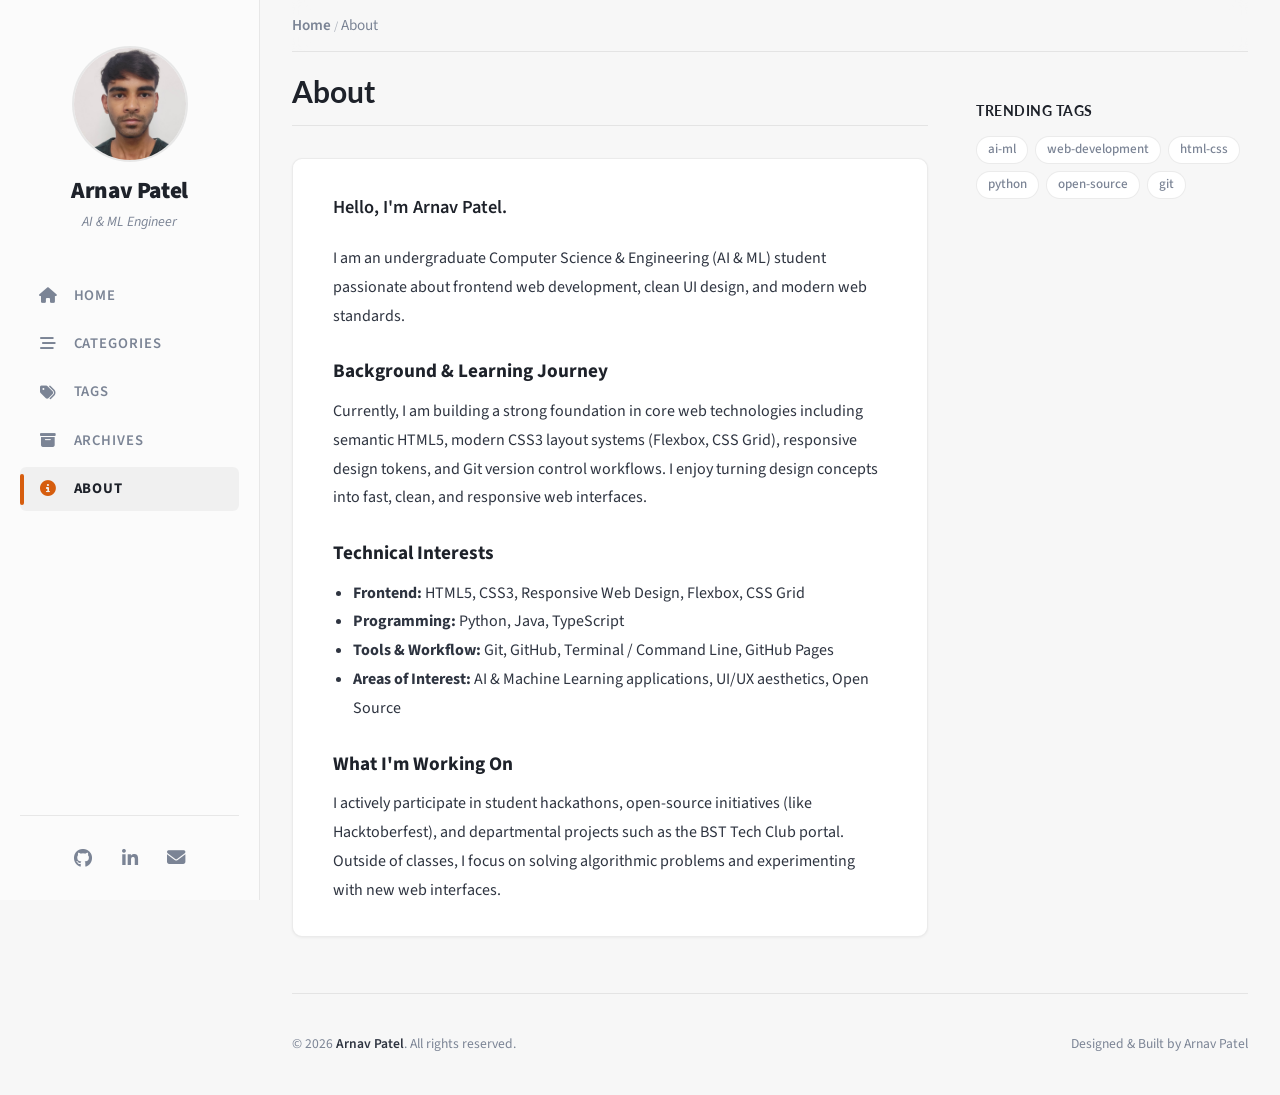
<file: about/index.html>
<!DOCTYPE html>
<html lang="en">
<head>
  <meta charset="UTF-8">
  <meta name="viewport" content="width=device-width, initial-scale=1.0, shrink-to-fit=no, viewport-fit=cover">
  <title>About | Arnav Patel</title>
  <meta name="description" content="About Arnav Patel, Computer Science student passionate about frontend web development and AI & ML.">
  <meta name="theme-color" content="#f7f7f7">

  <link rel="icon" type="image/png" href="../assets/img/avatar.png">
  <link rel="apple-touch-icon" href="../assets/img/avatar.png">

  <link rel="preconnect" href="https://fonts.googleapis.com">
  <link rel="preconnect" href="https://fonts.gstatic.com" crossorigin>
  <link rel="stylesheet" href="https://fonts.googleapis.com/css2?family=Lato:ital,wght@0,300;0,400;0,700;1,400&family=Source+Sans+Pro:wght@400;600;700;900&family=Space+Mono:wght@400;700&display=swap">
  <link rel="stylesheet" href="https://cdn.jsdelivr.net/npm/@fortawesome/fontawesome-free@6.7.2/css/all.min.css">

  <link rel="stylesheet" href="../assets/css/style.css">
</head>
<body>
  <input type="checkbox" id="sidebar-toggle" class="sidebar-toggle" aria-hidden="true">
  
  <aside id="sidebar" class="sidebar" aria-label="Sidebar">
    <div class="sidebar-inner">
      
      <header class="profile-wrapper">
        <a href="../" id="avatar" class="rounded-circle" aria-label="Home">
          <img src="../assets/img/avatar.png" width="112" height="112" alt="Arnav Patel portrait avatar">
        </a>
        <a class="site-title" href="../">Arnav Patel</a>
        <p class="site-subtitle">AI &amp; ML Engineer</p>
      </header>

      <nav class="sidebar-nav" aria-label="Sidebar Navigation">
        <ul class="nav-list">
          <li class="nav-item">
            <a href="../" class="nav-link">
              <i class="fa-fw fas fa-home"></i>
              <span>HOME</span>
            </a>
          </li>
          <li class="nav-item">
            <a href="../categories/" class="nav-link">
              <i class="fa-fw fas fa-stream"></i>
              <span>CATEGORIES</span>
            </a>
          </li>
          <li class="nav-item">
            <a href="../tags/" class="nav-link">
              <i class="fa-fw fas fa-tags"></i>
              <span>TAGS</span>
            </a>
          </li>
          <li class="nav-item">
            <a href="../archives/" class="nav-link">
              <i class="fa-fw fas fa-archive"></i>
              <span>ARCHIVES</span>
            </a>
          </li>
          <li class="nav-item active">
            <a href="./" class="nav-link">
              <i class="fa-fw fas fa-info-circle"></i>
              <span>ABOUT</span>
            </a>
          </li>
        </ul>
      </nav>

      <div class="sidebar-bottom">
        <a href="https://github.com/XiaoArnav" aria-label="GitHub Profile" target="_blank" rel="noopener noreferrer" title="GitHub">
          <i class="fab fa-github"></i>
        </a>
        <a href="https://linkedin.com/in/arnavpatel369" aria-label="LinkedIn Profile" target="_blank" rel="noopener noreferrer" title="LinkedIn">
          <i class="fab fa-linkedin-in"></i>
        </a>
        <a href="mailto:contact@arnavpatel.dev" aria-label="Email Arnav" title="Email">
          <i class="fas fa-envelope"></i>
        </a>
      </div>
    </div>
  </aside>

  <label for="sidebar-toggle" id="mask" class="mask" aria-hidden="true"></label>

  <div id="main-wrapper" class="main-wrapper">
    <div class="content-container">
      
      <header id="topbar-wrapper" class="topbar-wrapper" aria-label="Top Bar">
        <div id="topbar" class="topbar">
          
          <nav id="breadcrumb" aria-label="Breadcrumb">
            <span>
              <a href="../">Home</a>
              <span class="separator">/</span>
              <span>About</span>
            </span>
          </nav>

          <label for="sidebar-toggle" id="sidebar-trigger" class="topbar-btn" aria-label="Toggle Sidebar">
            <i class="fas fa-bars fa-fw"></i>
          </label>

          <div id="topbar-title">About</div>
        </div>
      </header>

      <div class="layout-row">
        
        <main id="core-wrapper" class="core-wrapper" aria-label="Main Content">
          <h1 class="page-title">About</h1>

          <article class="about-content">
            <p class="lead">Hello, I'm Arnav Patel.</p>
            <p>I am an undergraduate Computer Science &amp; Engineering (AI &amp; ML) student passionate about frontend web development, clean UI design, and modern web standards.</p>
            
            <h2 style="font-size: 1.2rem; font-weight: 700; margin-top: 1.5rem; margin-bottom: 0.5rem; color: var(--heading-color);">Background &amp; Learning Journey</h2>
            <p>Currently, I am building a strong foundation in core web technologies including semantic HTML5, modern CSS3 layout systems (Flexbox, CSS Grid), responsive design tokens, and Git version control workflows. I enjoy turning design concepts into fast, clean, and responsive web interfaces.</p>

            <h2 style="font-size: 1.2rem; font-weight: 700; margin-top: 1.5rem; margin-bottom: 0.5rem; color: var(--heading-color);">Technical Interests</h2>
            <ul style="padding-left: 1.25rem; margin-bottom: 1rem; line-height: 1.8;">
              <li><strong>Frontend:</strong> HTML5, CSS3, Responsive Web Design, Flexbox, CSS Grid</li>
              <li><strong>Programming:</strong> Python, Java, TypeScript</li>
              <li><strong>Tools &amp; Workflow:</strong> Git, GitHub, Terminal / Command Line, GitHub Pages</li>
              <li><strong>Areas of Interest:</strong> AI &amp; Machine Learning applications, UI/UX aesthetics, Open Source</li>
            </ul>

            <h2 style="font-size: 1.2rem; font-weight: 700; margin-top: 1.5rem; margin-bottom: 0.5rem; color: var(--heading-color);">What I'm Working On</h2>
            <p>I actively participate in student hackathons, open-source initiatives (like Hacktoberfest), and departmental projects such as the BST Tech Club portal. Outside of classes, I focus on solving algorithmic problems and experimenting with new web interfaces.</p>
          </article>
        </main>

        <aside id="panel-wrapper" class="panel-wrapper" aria-label="Trending Panel">
          <div class="panel-inner">
            <section id="trending-tags">
              <h2 class="panel-heading">Trending Tags</h2>
              <div class="tag-cloud">
                <a class="post-tag" href="../tags/">ai-ml</a>
                <a class="post-tag" href="../tags/">web-development</a>
                <a class="post-tag" href="../tags/">html-css</a>
                <a class="post-tag" href="../tags/">python</a>
                <a class="post-tag" href="../tags/">open-source</a>
                <a class="post-tag" href="../tags/">git</a>
              </div>
            </section>
          </div>
        </aside>
      </div>

      <footer id="tail-wrapper" class="tail-wrapper" aria-label="Site Info">
        <footer>
          <p>© <time>2026</time> <a href="https://github.com/XiaoArnav">Arnav Patel</a>. <span>All rights reserved.</span></p>
          <p>Designed &amp; Built by Arnav Patel</p>
        </footer>
      </footer>
    </div>
  </div>
</body>
</html>
</file>
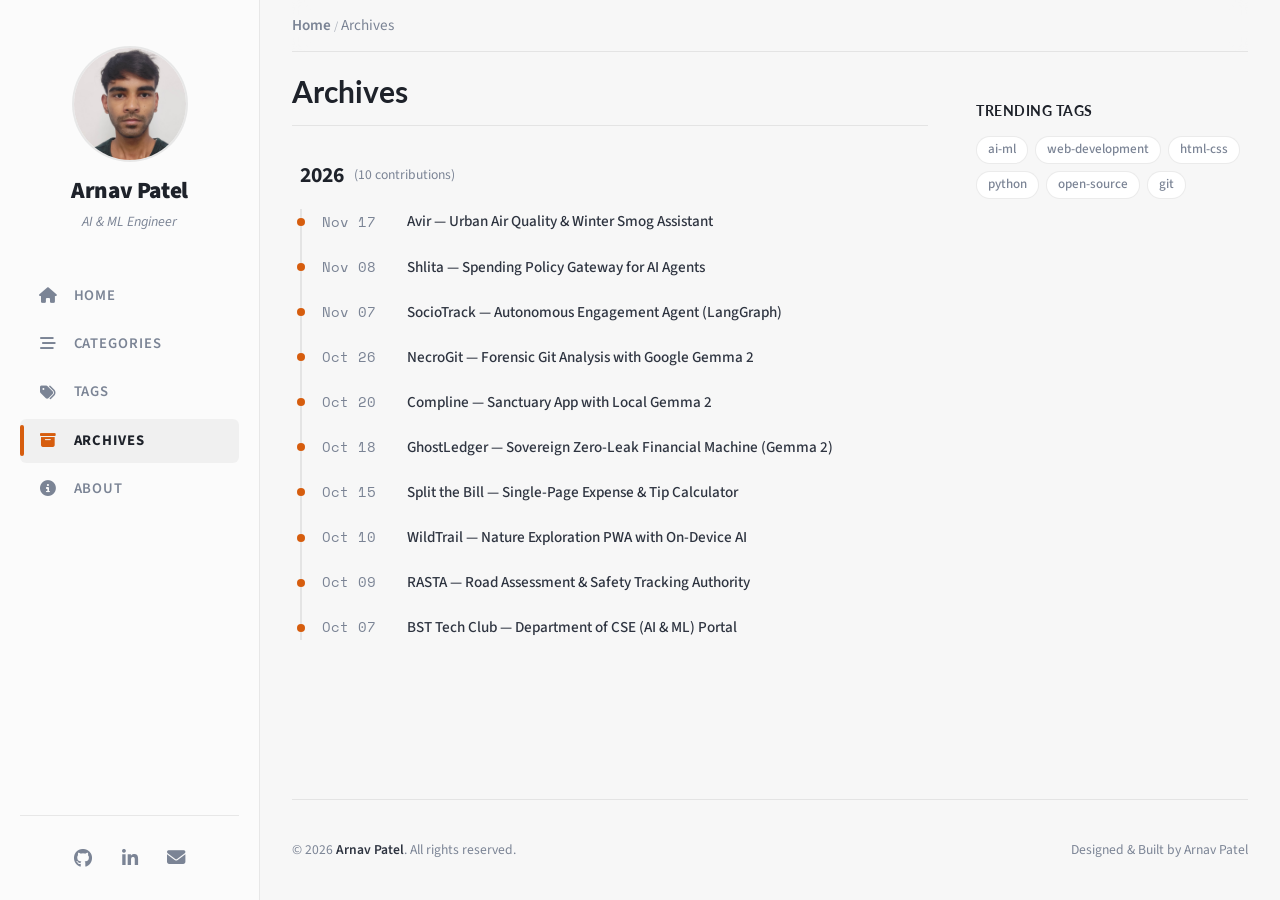
<file: archives/index.html>
<!DOCTYPE html>
<html lang="en">
<head>
  <meta charset="UTF-8">
  <meta name="viewport" content="width=device-width, initial-scale=1.0, shrink-to-fit=no, viewport-fit=cover">
  <title>Archives | Arnav Patel</title>
  <meta name="description" content="Chronological project timeline and contributions by Arnav Patel.">
  <meta name="theme-color" content="#f7f7f7">

  <link rel="icon" type="image/png" href="../assets/img/avatar.png">
  <link rel="apple-touch-icon" href="../assets/img/avatar.png">

  <link rel="preconnect" href="https://fonts.googleapis.com">
  <link rel="preconnect" href="https://fonts.gstatic.com" crossorigin>
  <link rel="stylesheet" href="https://fonts.googleapis.com/css2?family=Lato:ital,wght@0,300;0,400;0,700;1,400&family=Source+Sans+Pro:wght@400;600;700;900&family=Space+Mono:wght@400;700&display=swap">
  <link rel="stylesheet" href="https://cdn.jsdelivr.net/npm/@fortawesome/fontawesome-free@6.7.2/css/all.min.css">

  <link rel="stylesheet" href="../assets/css/style.css">
</head>
<body>
  <input type="checkbox" id="sidebar-toggle" class="sidebar-toggle" aria-hidden="true">
  
  <aside id="sidebar" class="sidebar" aria-label="Sidebar">
    <div class="sidebar-inner">
      
      <header class="profile-wrapper">
        <a href="../" id="avatar" class="rounded-circle" aria-label="Home">
          <img src="../assets/img/avatar.png" width="112" height="112" alt="Arnav Patel portrait avatar">
        </a>
        <a class="site-title" href="../">Arnav Patel</a>
        <p class="site-subtitle">AI &amp; ML Engineer</p>
      </header>

      <nav class="sidebar-nav" aria-label="Sidebar Navigation">
        <ul class="nav-list">
          <li class="nav-item">
            <a href="../" class="nav-link">
              <i class="fa-fw fas fa-home"></i>
              <span>HOME</span>
            </a>
          </li>
          <li class="nav-item">
            <a href="../categories/" class="nav-link">
              <i class="fa-fw fas fa-stream"></i>
              <span>CATEGORIES</span>
            </a>
          </li>
          <li class="nav-item">
            <a href="../tags/" class="nav-link">
              <i class="fa-fw fas fa-tags"></i>
              <span>TAGS</span>
            </a>
          </li>
          <li class="nav-item active">
            <a href="./" class="nav-link">
              <i class="fa-fw fas fa-archive"></i>
              <span>ARCHIVES</span>
            </a>
          </li>
          <li class="nav-item">
            <a href="../about/" class="nav-link">
              <i class="fa-fw fas fa-info-circle"></i>
              <span>ABOUT</span>
            </a>
          </li>
        </ul>
      </nav>

      <div class="sidebar-bottom">
        <a href="https://github.com/XiaoArnav" aria-label="GitHub Profile" target="_blank" rel="noopener noreferrer" title="GitHub">
          <i class="fab fa-github"></i>
        </a>
        <a href="https://linkedin.com/in/arnavpatel369" aria-label="LinkedIn Profile" target="_blank" rel="noopener noreferrer" title="LinkedIn">
          <i class="fab fa-linkedin-in"></i>
        </a>
        <a href="mailto:contact@arnavpatel.dev" aria-label="Email Arnav" title="Email">
          <i class="fas fa-envelope"></i>
        </a>
      </div>
    </div>
  </aside>

  <label for="sidebar-toggle" id="mask" class="mask" aria-hidden="true"></label>

  <div id="main-wrapper" class="main-wrapper">
    <div class="content-container">
      
      <header id="topbar-wrapper" class="topbar-wrapper" aria-label="Top Bar">
        <div id="topbar" class="topbar">
          
          <nav id="breadcrumb" aria-label="Breadcrumb">
            <span>
              <a href="../">Home</a>
              <span class="separator">/</span>
              <span>Archives</span>
            </span>
          </nav>

          <label for="sidebar-toggle" id="sidebar-trigger" class="topbar-btn" aria-label="Toggle Sidebar">
            <i class="fas fa-bars fa-fw"></i>
          </label>

          <div id="topbar-title">Archives</div>
        </div>
      </header>

      <div class="layout-row">
        
        <main id="core-wrapper" class="core-wrapper" aria-label="Main Content">
          <h1 class="page-title">Archives</h1>

          <div class="timeline-wrapper">
            <div class="timeline-year">
              <span>2026</span>
              <span class="year-count">(10 contributions)</span>
            </div>

            <ul class="timeline-list">
              <li>
                <span class="date">Nov 17</span>
                <a href="https://github.com/XiaoArnav/avir" target="_blank" rel="noopener noreferrer">Avir — Urban Air Quality &amp; Winter Smog Assistant</a>
              </li>
              <li>
                <span class="date">Nov 08</span>
                <a href="https://github.com/XiaoArnav/Shlita" target="_blank" rel="noopener noreferrer">Shlita — Spending Policy Gateway for AI Agents</a>
              </li>
              <li>
                <span class="date">Nov 07</span>
                <a href="https://github.com/XiaoArnav/sociotrack" target="_blank" rel="noopener noreferrer">SocioTrack — Autonomous Engagement Agent (LangGraph)</a>
              </li>
              <li>
                <span class="date">Oct 26</span>
                <a href="https://github.com/XiaoArnav/necrogit" target="_blank" rel="noopener noreferrer">NecroGit — Forensic Git Analysis with Google Gemma 2</a>
              </li>
              <li>
                <span class="date">Oct 20</span>
                <a href="https://github.com/XiaoArnav/complineapp" target="_blank" rel="noopener noreferrer">Compline — Sanctuary App with Local Gemma 2</a>
              </li>
              <li>
                <span class="date">Oct 18</span>
                <a href="https://github.com/XiaoArnav/ghostledger" target="_blank" rel="noopener noreferrer">GhostLedger — Sovereign Zero-Leak Financial Machine (Gemma 2)</a>
              </li>
              <li>
                <span class="date">Oct 15</span>
                <a href="https://github.com/XiaoArnav/split-the-bill" target="_blank" rel="noopener noreferrer">Split the Bill — Single-Page Expense &amp; Tip Calculator</a>
              </li>
              <li>
                <span class="date">Oct 10</span>
                <a href="https://github.com/XiaoArnav/wildtrail" target="_blank" rel="noopener noreferrer">WildTrail — Nature Exploration PWA with On-Device AI</a>
              </li>
              <li>
                <span class="date">Oct 09</span>
                <a href="https://github.com/XiaoArnav/rasta" target="_blank" rel="noopener noreferrer">RASTA — Road Assessment &amp; Safety Tracking Authority</a>
              </li>
              <li>
                <span class="date">Oct 07</span>
                <a href="https://github.com/XiaoArnav/bst-tech-club" target="_blank" rel="noopener noreferrer">BST Tech Club — Department of CSE (AI &amp; ML) Portal</a>
              </li>
            </ul>
          </div>
        </main>

        <aside id="panel-wrapper" class="panel-wrapper" aria-label="Trending Panel">
          <div class="panel-inner">
            <section id="trending-tags">
              <h2 class="panel-heading">Trending Tags</h2>
              <div class="tag-cloud">
                <a class="post-tag" href="../tags/">ai-ml</a>
                <a class="post-tag" href="../tags/">web-development</a>
                <a class="post-tag" href="../tags/">html-css</a>
                <a class="post-tag" href="../tags/">python</a>
                <a class="post-tag" href="../tags/">open-source</a>
                <a class="post-tag" href="../tags/">git</a>
              </div>
            </section>
          </div>
        </aside>
      </div>

      <footer id="tail-wrapper" class="tail-wrapper" aria-label="Site Info">
        <footer>
          <p>© <time>2026</time> <a href="https://github.com/XiaoArnav">Arnav Patel</a>. <span>All rights reserved.</span></p>
          <p>Designed &amp; Built by Arnav Patel</p>
        </footer>
      </footer>
    </div>
  </div>
</body>
</html>
</file>
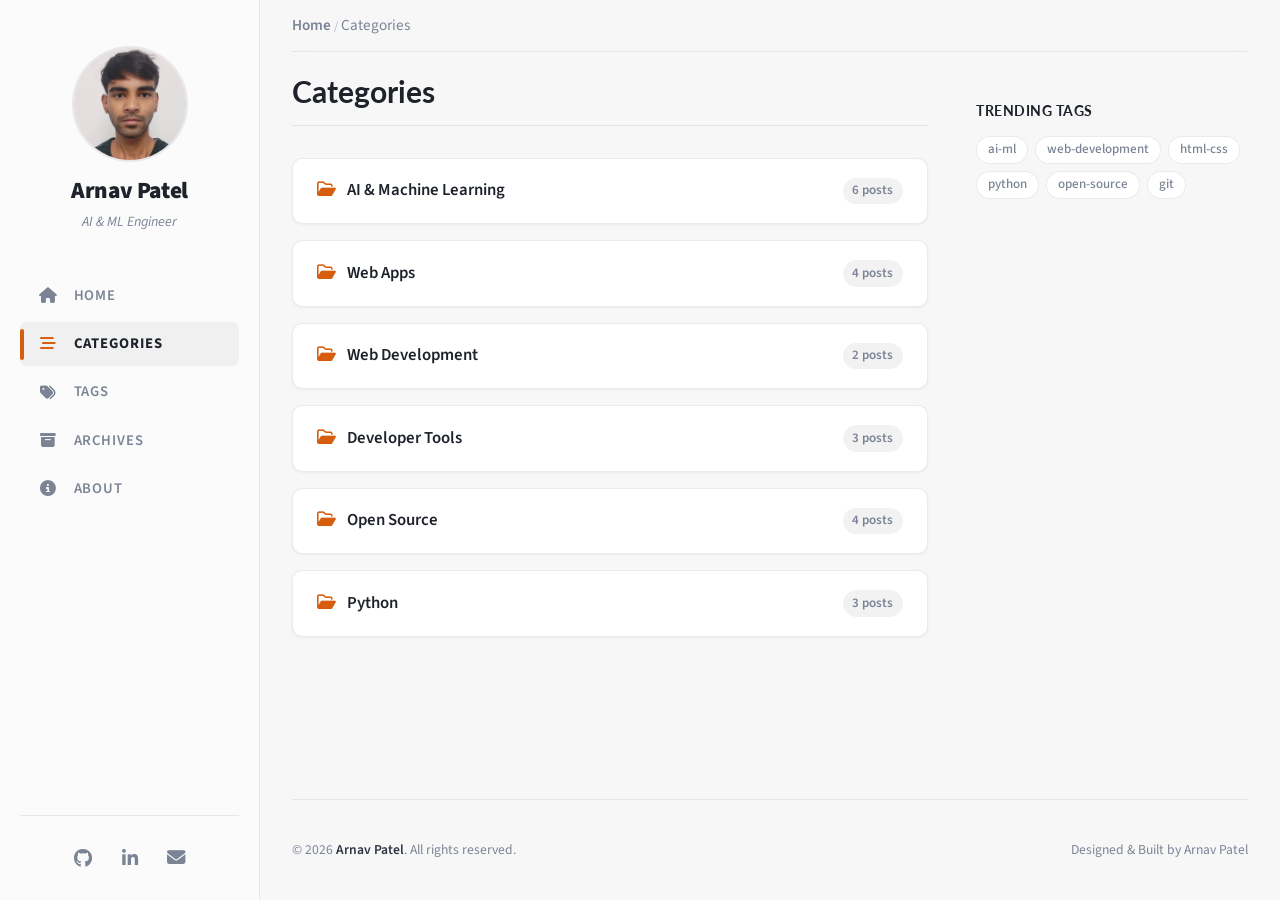
<file: categories/index.html>
<!DOCTYPE html>
<html lang="en">
<head>
  <meta charset="UTF-8">
  <meta name="viewport" content="width=device-width, initial-scale=1.0, shrink-to-fit=no, viewport-fit=cover">
  <title>Categories | Arnav Patel</title>
  <meta name="description" content="Categories index for Arnav Patel's portfolio and project showcase.">
  <meta name="theme-color" content="#f7f7f7">

  <link rel="icon" type="image/png" href="../assets/img/avatar.png">
  <link rel="apple-touch-icon" href="../assets/img/avatar.png">

  <link rel="preconnect" href="https://fonts.googleapis.com">
  <link rel="preconnect" href="https://fonts.gstatic.com" crossorigin>
  <link rel="stylesheet" href="https://fonts.googleapis.com/css2?family=Lato:ital,wght@0,300;0,400;0,700;1,400&family=Source+Sans+Pro:wght@400;600;700;900&family=Space+Mono:wght@400;700&display=swap">
  <link rel="stylesheet" href="https://cdn.jsdelivr.net/npm/@fortawesome/fontawesome-free@6.7.2/css/all.min.css">

  <link rel="stylesheet" href="../assets/css/style.css">
</head>
<body>
  <input type="checkbox" id="sidebar-toggle" class="sidebar-toggle" aria-hidden="true">
  
  <aside id="sidebar" class="sidebar" aria-label="Sidebar">
    <div class="sidebar-inner">
      
      <header class="profile-wrapper">
        <a href="../" id="avatar" class="rounded-circle" aria-label="Home">
          <img src="../assets/img/avatar.png" width="112" height="112" alt="Arnav Patel portrait avatar">
        </a>
        <a class="site-title" href="../">Arnav Patel</a>
        <p class="site-subtitle">AI &amp; ML Engineer</p>
      </header>

      <nav class="sidebar-nav" aria-label="Sidebar Navigation">
        <ul class="nav-list">
          <li class="nav-item">
            <a href="../" class="nav-link">
              <i class="fa-fw fas fa-home"></i>
              <span>HOME</span>
            </a>
          </li>
          <li class="nav-item active">
            <a href="./" class="nav-link">
              <i class="fa-fw fas fa-stream"></i>
              <span>CATEGORIES</span>
            </a>
          </li>
          <li class="nav-item">
            <a href="../tags/" class="nav-link">
              <i class="fa-fw fas fa-tags"></i>
              <span>TAGS</span>
            </a>
          </li>
          <li class="nav-item">
            <a href="../archives/" class="nav-link">
              <i class="fa-fw fas fa-archive"></i>
              <span>ARCHIVES</span>
            </a>
          </li>
          <li class="nav-item">
            <a href="../about/" class="nav-link">
              <i class="fa-fw fas fa-info-circle"></i>
              <span>ABOUT</span>
            </a>
          </li>
        </ul>
      </nav>

      <div class="sidebar-bottom">
        <a href="https://github.com/XiaoArnav" aria-label="GitHub Profile" target="_blank" rel="noopener noreferrer" title="GitHub">
          <i class="fab fa-github"></i>
        </a>
        <a href="https://linkedin.com/in/arnavpatel369" aria-label="LinkedIn Profile" target="_blank" rel="noopener noreferrer" title="LinkedIn">
          <i class="fab fa-linkedin-in"></i>
        </a>
        <a href="mailto:contact@arnavpatel.dev" aria-label="Email Arnav" title="Email">
          <i class="fas fa-envelope"></i>
        </a>
      </div>
    </div>
  </aside>

  <label for="sidebar-toggle" id="mask" class="mask" aria-hidden="true"></label>

  <div id="main-wrapper" class="main-wrapper">
    <div class="content-container">
      
      <header id="topbar-wrapper" class="topbar-wrapper" aria-label="Top Bar">
        <div id="topbar" class="topbar">
          
          <nav id="breadcrumb" aria-label="Breadcrumb">
            <span>
              <a href="../">Home</a>
              <span class="separator">/</span>
              <span>Categories</span>
            </span>
          </nav>

          <label for="sidebar-toggle" id="sidebar-trigger" class="topbar-btn" aria-label="Toggle Sidebar">
            <i class="fas fa-bars fa-fw"></i>
          </label>

          <div id="topbar-title">Categories</div>
        </div>
      </header>

      <div class="layout-row">
        
        <main id="core-wrapper" class="core-wrapper" aria-label="Main Content">
          <h1 class="page-title">Categories</h1>

          <div class="category-list">
            <div class="category-card">
              <div class="category-header">
                <div>
                  <i class="far fa-folder-open"></i>
                  <span>AI &amp; Machine Learning</span>
                </div>
                <span class="category-count">6 posts</span>
              </div>
            </div>

            <div class="category-card">
              <div class="category-header">
                <div>
                  <i class="far fa-folder-open"></i>
                  <span>Web Apps</span>
                </div>
                <span class="category-count">4 posts</span>
              </div>
            </div>

            <div class="category-card">
              <div class="category-header">
                <div>
                  <i class="far fa-folder-open"></i>
                  <span>Web Development</span>
                </div>
                <span class="category-count">2 posts</span>
              </div>
            </div>

            <div class="category-card">
              <div class="category-header">
                <div>
                  <i class="far fa-folder-open"></i>
                  <span>Developer Tools</span>
                </div>
                <span class="category-count">3 posts</span>
              </div>
            </div>

            <div class="category-card">
              <div class="category-header">
                <div>
                  <i class="far fa-folder-open"></i>
                  <span>Open Source</span>
                </div>
                <span class="category-count">4 posts</span>
              </div>
            </div>

            <div class="category-card">
              <div class="category-header">
                <div>
                  <i class="far fa-folder-open"></i>
                  <span>Python</span>
                </div>
                <span class="category-count">3 posts</span>
              </div>
            </div>
          </div>
        </main>

        <aside id="panel-wrapper" class="panel-wrapper" aria-label="Trending Panel">
          <div class="panel-inner">
            <section id="trending-tags">
              <h2 class="panel-heading">Trending Tags</h2>
              <div class="tag-cloud">
                <a class="post-tag" href="../tags/">ai-ml</a>
                <a class="post-tag" href="../tags/">web-development</a>
                <a class="post-tag" href="../tags/">html-css</a>
                <a class="post-tag" href="../tags/">python</a>
                <a class="post-tag" href="../tags/">open-source</a>
                <a class="post-tag" href="../tags/">git</a>
              </div>
            </section>
          </div>
        </aside>
      </div>

      <footer id="tail-wrapper" class="tail-wrapper" aria-label="Site Info">
        <footer>
          <p>© <time>2026</time> <a href="https://github.com/XiaoArnav">Arnav Patel</a>. <span>All rights reserved.</span></p>
          <p>Designed &amp; Built by Arnav Patel</p>
        </footer>
      </footer>
    </div>
  </div>
</body>
</html>
</file>
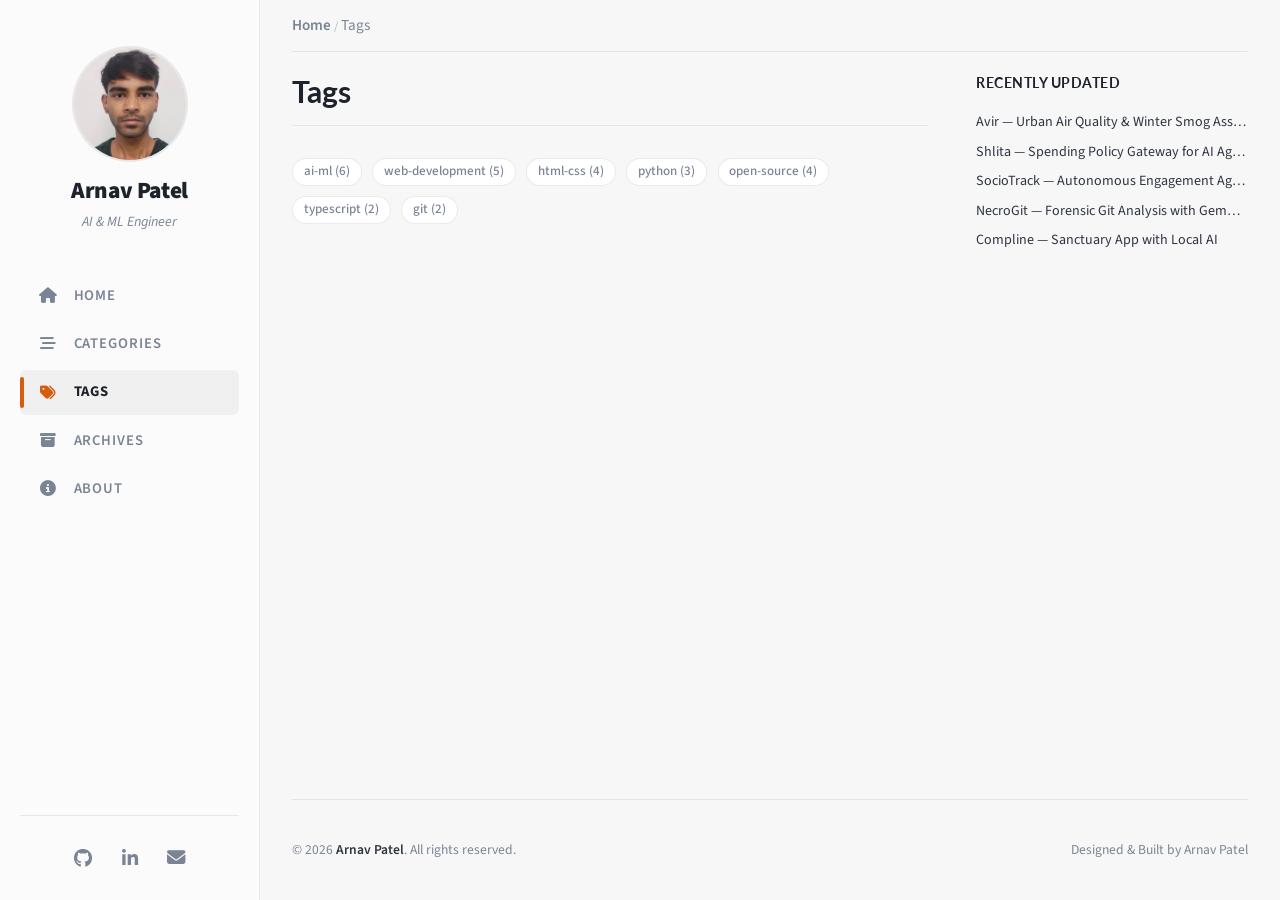
<file: tags/index.html>
<!DOCTYPE html>
<html lang="en">
<head>
  <meta charset="UTF-8">
  <meta name="viewport" content="width=device-width, initial-scale=1.0, shrink-to-fit=no, viewport-fit=cover">
  <title>Tags | Arnav Patel</title>
  <meta name="description" content="Tags index for Arnav Patel's portfolio and project showcase.">
  <meta name="theme-color" content="#f7f7f7">

  <link rel="icon" type="image/png" href="../assets/img/avatar.png">
  <link rel="apple-touch-icon" href="../assets/img/avatar.png">

  <link rel="preconnect" href="https://fonts.googleapis.com">
  <link rel="preconnect" href="https://fonts.gstatic.com" crossorigin>
  <link rel="stylesheet" href="https://fonts.googleapis.com/css2?family=Lato:ital,wght@0,300;0,400;0,700;1,400&family=Source+Sans+Pro:wght@400;600;700;900&family=Space+Mono:wght@400;700&display=swap">
  <link rel="stylesheet" href="https://cdn.jsdelivr.net/npm/@fortawesome/fontawesome-free@6.7.2/css/all.min.css">

  <link rel="stylesheet" href="../assets/css/style.css">
</head>
<body>
  <input type="checkbox" id="sidebar-toggle" class="sidebar-toggle" aria-hidden="true">
  
  <aside id="sidebar" class="sidebar" aria-label="Sidebar">
    <div class="sidebar-inner">
      
      <header class="profile-wrapper">
        <a href="../" id="avatar" class="rounded-circle" aria-label="Home">
          <img src="../assets/img/avatar.png" width="112" height="112" alt="Arnav Patel portrait avatar">
        </a>
        <a class="site-title" href="../">Arnav Patel</a>
        <p class="site-subtitle">AI &amp; ML Engineer</p>
      </header>

      <nav class="sidebar-nav" aria-label="Sidebar Navigation">
        <ul class="nav-list">
          <li class="nav-item">
            <a href="../" class="nav-link">
              <i class="fa-fw fas fa-home"></i>
              <span>HOME</span>
            </a>
          </li>
          <li class="nav-item">
            <a href="../categories/" class="nav-link">
              <i class="fa-fw fas fa-stream"></i>
              <span>CATEGORIES</span>
            </a>
          </li>
          <li class="nav-item active">
            <a href="./" class="nav-link">
              <i class="fa-fw fas fa-tags"></i>
              <span>TAGS</span>
            </a>
          </li>
          <li class="nav-item">
            <a href="../archives/" class="nav-link">
              <i class="fa-fw fas fa-archive"></i>
              <span>ARCHIVES</span>
            </a>
          </li>
          <li class="nav-item">
            <a href="../about/" class="nav-link">
              <i class="fa-fw fas fa-info-circle"></i>
              <span>ABOUT</span>
            </a>
          </li>
        </ul>
      </nav>

      <div class="sidebar-bottom">
        <a href="https://github.com/XiaoArnav" aria-label="GitHub Profile" target="_blank" rel="noopener noreferrer" title="GitHub">
          <i class="fab fa-github"></i>
        </a>
        <a href="https://linkedin.com/in/arnavpatel369" aria-label="LinkedIn Profile" target="_blank" rel="noopener noreferrer" title="LinkedIn">
          <i class="fab fa-linkedin-in"></i>
        </a>
        <a href="mailto:contact@arnavpatel.dev" aria-label="Email Arnav" title="Email">
          <i class="fas fa-envelope"></i>
        </a>
      </div>
    </div>
  </aside>

  <label for="sidebar-toggle" id="mask" class="mask" aria-hidden="true"></label>

  <div id="main-wrapper" class="main-wrapper">
    <div class="content-container">
      
      <header id="topbar-wrapper" class="topbar-wrapper" aria-label="Top Bar">
        <div id="topbar" class="topbar">
          
          <nav id="breadcrumb" aria-label="Breadcrumb">
            <span>
              <a href="../">Home</a>
              <span class="separator">/</span>
              <span>Tags</span>
            </span>
          </nav>

          <label for="sidebar-toggle" id="sidebar-trigger" class="topbar-btn" aria-label="Toggle Sidebar">
            <i class="fas fa-bars fa-fw"></i>
          </label>

          <div id="topbar-title">Tags</div>
        </div>
      </header>

      <div class="layout-row">
        
        <main id="core-wrapper" class="core-wrapper" aria-label="Main Content">
          <h1 class="page-title">Tags</h1>

          <div class="tag-cloud" style="gap: 0.65rem;">
            <a class="post-tag" href="#">ai-ml <span class="tag-count">(6)</span></a>
            <a class="post-tag" href="#">web-development <span class="tag-count">(5)</span></a>
            <a class="post-tag" href="#">html-css <span class="tag-count">(4)</span></a>
            <a class="post-tag" href="#">python <span class="tag-count">(3)</span></a>
            <a class="post-tag" href="#">open-source <span class="tag-count">(4)</span></a>
            <a class="post-tag" href="#">typescript <span class="tag-count">(2)</span></a>
            <a class="post-tag" href="#">git <span class="tag-count">(2)</span></a>
          </div>
        </main>

        <aside id="panel-wrapper" class="panel-wrapper" aria-label="Trending Panel">
          <div class="panel-inner">
            <section id="access-lastmod">
              <h2 class="panel-heading">Recently Updated</h2>
              <ul class="content">
                <li><a href="https://github.com/XiaoArnav/avir" target="_blank" rel="noopener noreferrer">Avir — Urban Air Quality &amp; Winter Smog Assistant</a></li>
                <li><a href="https://github.com/XiaoArnav/Shlita" target="_blank" rel="noopener noreferrer">Shlita — Spending Policy Gateway for AI Agents</a></li>
                <li><a href="https://github.com/XiaoArnav/sociotrack" target="_blank" rel="noopener noreferrer">SocioTrack — Autonomous Engagement Agent</a></li>
                <li><a href="https://github.com/XiaoArnav/necrogit" target="_blank" rel="noopener noreferrer">NecroGit — Forensic Git Analysis with Gemma 2</a></li>
                <li><a href="https://github.com/XiaoArnav/complineapp" target="_blank" rel="noopener noreferrer">Compline — Sanctuary App with Local AI</a></li>
              </ul>
            </section>
          </div>
        </aside>
      </div>

      <footer id="tail-wrapper" class="tail-wrapper" aria-label="Site Info">
        <footer>
          <p>© <time>2026</time> <a href="https://github.com/XiaoArnav">Arnav Patel</a>. <span>All rights reserved.</span></p>
          <p>Designed &amp; Built by Arnav Patel</p>
        </footer>
      </footer>
    </div>
  </div>
</body>
</html>
</file>
<file: assets/css/style.css>
:root {
  --main-bg: #f7f7f7;
  --sidebar-bg: #fbfbfb;
  --card-bg: #ffffff;
  --topbar-bg: rgba(247, 247, 247, 0.9);
  
  --text-color: #2e3440;
  --text-muted-color: #7b8495;
  --heading-color: #1e222a;
  --border-color: rgba(0, 0, 0, 0.08);
  --border-hover: rgba(0, 0, 0, 0.16);

  --link-color: #0056b3;
  --link-hover-color: #d65d0e;
  --primary: #d65d0e;
  --tag-bg: rgba(0, 0, 0, 0.04);
  --tag-hover: rgba(214, 93, 14, 0.1);
  --search-border-color: rgba(0, 0, 0, 0.12);
  --search-icon-color: #8c92a4;
  --search-tag-bg: rgba(0, 0, 0, 0.05);

  --font-sans: 'Source Sans Pro', 'Lato', -apple-system, BlinkMacSystemFont, 'Segoe UI', Roboto, sans-serif;
  --font-mono: 'Space Mono', SFMono-Regular, Menlo, Monaco, Consolas, monospace;

  --sidebar-width: 260px;
  --panel-width: 280px;
  --content-max-width: 1250px;
  --topbar-height: 52px;

  --radius-sm: 6px;
  --radius-md: 10px;
  --radius-lg: 16px;
  --radius-full: 9999px;

  --shadow-card: 0 1px 3px rgba(0, 0, 0, 0.05);
  --shadow-hover: 0 4px 14px rgba(0, 0, 0, 0.09);

  --transition-speed: 0.25s;
  --transition-ease: cubic-bezier(0.4, 0, 0.2, 1);
}

*, *::before, *::after {
  box-sizing: border-box;
  margin: 0;
  padding: 0;
}

html {
  font-size: 16px;
  scroll-behavior: smooth;
  color-scheme: light;
}

body {
  font-family: var(--font-sans);
  background-color: var(--main-bg);
  color: var(--text-color);
  line-height: 1.65;
  -webkit-font-smoothing: antialiased;
  min-height: 100vh;
  overflow-x: hidden;
}

a {
  color: var(--link-color);
  text-decoration: none;
  transition: color var(--transition-speed) var(--transition-ease);
}
a:hover {
  color: var(--link-hover-color);
}

img {
  max-width: 100%;
  height: auto;
  display: block;
}

.d-none { display: none !important; }

.sidebar {
  position: fixed;
  top: 0;
  left: 0;
  bottom: 0;
  width: var(--sidebar-width);
  background-color: var(--sidebar-bg);
  border-right: 1px solid var(--border-color);
  z-index: 100;
  overflow-y: auto;
  transition: transform var(--transition-speed) var(--transition-ease);
}

.sidebar-inner {
  height: 100%;
  display: flex;
  flex-direction: column;
  justify-content: space-between;
  padding: 2rem 1.25rem 1.5rem;
}

.profile-wrapper {
  width: 100%;
  text-align: center;
  display: flex;
  flex-direction: column;
  align-items: center;
  margin-top: 1rem;
}

#avatar {
  display: block;
  width: 112px;
  height: 112px;
  overflow: hidden;
  box-shadow: 0 0 0 2px rgba(0, 0, 0, 0.08);
  border-radius: 50% !important;
  transform: translateZ(0);
  transition: box-shadow var(--transition-speed) var(--transition-ease);
}

#avatar:hover {
  box-shadow: 0 0 0 3px rgba(214, 93, 14, 0.5);
}

#avatar img {
  width: 100%;
  height: 100%;
  object-fit: cover;
  transition: transform 0.5s cubic-bezier(0.4, 0, 0.2, 1);
}

#avatar:hover img {
  transform: scale(1.1);
}

.site-title {
  font-family: var(--font-sans);
  font-weight: 900;
  font-size: 1.45rem;
  letter-spacing: -0.4px;
  color: var(--heading-color);
  margin-top: 1rem;
  line-height: 1.25;
}

.site-title:hover {
  color: var(--link-hover-color);
}

.site-subtitle {
  font-family: var(--font-sans);
  font-size: 0.88rem;
  color: var(--text-muted-color);
  margin-top: 0.35rem;
  font-style: italic;
  font-weight: 400;
}

.sidebar-nav {
  width: 100%;
  margin: 2.5rem 0 auto;
}

.sidebar-nav .nav-list {
  list-style: none;
  padding-left: 0;
  margin-bottom: 0;
  display: flex;
  flex-direction: column;
  gap: 0.25rem;
  width: 100%;
}

.sidebar-nav .nav-item {
  width: 100%;
  display: flex;
  align-items: center;
  position: relative;
}

.sidebar-nav .nav-link {
  display: flex;
  align-items: center;
  width: 100%;
  padding: 0.625rem 1rem;
  border-radius: var(--radius-sm);
  font-family: var(--font-sans);
  font-size: 0.92rem;
  font-weight: 600;
  color: var(--text-muted-color);
  letter-spacing: 0.06em;
  transition: all var(--transition-speed) var(--transition-ease);
}

.sidebar-nav .nav-link i {
  width: 1.6rem;
  margin-right: 0.75rem;
  font-size: 0.98rem;
  text-align: center;
  color: var(--text-muted-color);
  transition: color var(--transition-speed) var(--transition-ease);
}

.sidebar-nav .nav-link:hover {
  color: var(--heading-color);
  background-color: rgba(0, 0, 0, 0.035);
}

.sidebar-nav .nav-link:hover i {
  color: var(--primary);
}

.sidebar-nav .nav-item.active .nav-link {
  color: var(--heading-color);
  font-weight: 700;
  background-color: rgba(0, 0, 0, 0.045);
}

.sidebar-nav .nav-item.active .nav-link i {
  color: var(--primary);
}

.sidebar-nav .nav-item.active::before {
  content: '';
  position: absolute;
  left: 0;
  top: 15%;
  height: 70%;
  width: 3.5px;
  background-color: var(--primary);
  border-radius: 2px;
}

.sidebar-bottom {
  display: flex;
  align-items: center;
  justify-content: center;
  gap: 0.65rem;
  padding-top: 1.5rem;
  margin-top: auto;
  width: 100%;
  border-top: 1px solid var(--border-color);
}

.sidebar-bottom a {
  display: inline-flex;
  align-items: center;
  justify-content: center;
  width: 2.25rem;
  height: 2.25rem;
  border-radius: var(--radius-sm);
  color: var(--text-muted-color);
  font-size: 1.15rem;
  transition: all var(--transition-speed) var(--transition-ease);
}

.sidebar-bottom a:hover {
  color: var(--primary);
  background-color: rgba(0, 0, 0, 0.045);
  transform: translateY(-2px);
}

.main-wrapper {
  margin-left: var(--sidebar-width);
  min-height: 100vh;
  width: calc(100% - var(--sidebar-width));
  display: flex;
  justify-content: center;
  background-color: var(--main-bg);
}

.content-container {
  width: 100%;
  max-width: var(--content-max-width);
  padding: 0 2rem;
  display: flex;
  flex-direction: column;
}

.topbar-wrapper {
  height: var(--topbar-height);
  display: flex;
  align-items: center;
  position: sticky;
  top: 0;
  background-color: var(--topbar-bg);
  backdrop-filter: blur(8px);
  -webkit-backdrop-filter: blur(8px);
  z-index: 50;
  border-bottom: 1px solid var(--border-color);
}

.topbar {
  display: flex;
  align-items: center;
  justify-content: space-between;
  height: 100%;
  width: 100%;
}

#breadcrumb {
  font-family: var(--font-sans);
  font-size: 0.95rem;
  color: var(--text-muted-color);
  display: flex;
  align-items: center;
  gap: 0.5rem;
}

#breadcrumb a {
  color: var(--text-muted-color);
  font-weight: 600;
  transition: color var(--transition-speed) var(--transition-ease);
}

#breadcrumb a:hover {
  color: var(--primary);
}

#breadcrumb .separator {
  color: var(--text-muted-color);
  font-size: 0.75rem;
  opacity: 0.6;
}

#topbar-title {
  display: none;
  font-family: var(--font-sans);
  font-weight: 700;
  font-size: 1.05rem;
  color: var(--heading-color);
  text-align: center;
  overflow: hidden;
  text-overflow: ellipsis;
  white-space: nowrap;
}

.topbar-btn {
  display: none;
  background: transparent;
  border: none;
  outline: none;
  color: var(--text-color);
  font-size: 1.15rem;
  padding: 0.4rem;
  cursor: pointer;
  border-radius: var(--radius-sm);
  transition: color var(--transition-speed) var(--transition-ease);
}

.topbar-btn:hover {
  color: var(--primary);
}

search#search {
  display: flex;
  align-items: center;
  width: 100%;
  max-width: 210px;
  height: 34px;
  border-radius: var(--radius-full);
  border: 1px solid var(--search-border-color);
  background-color: var(--main-bg);
  padding: 0 0.65rem;
  transition: border-color var(--transition-speed) var(--transition-ease),
              max-width var(--transition-speed) var(--transition-ease),
              background-color var(--transition-speed) var(--transition-ease),
              box-shadow var(--transition-speed) var(--transition-ease);
}

search#search:focus-within {
  border-color: var(--primary);
  max-width: 250px;
  background-color: var(--card-bg);
  box-shadow: 0 0 0 3px rgba(214, 93, 14, 0.12);
}

search#search .search-icon {
  color: var(--search-icon-color);
  font-size: 0.82rem;
  margin-right: 0.4rem;
  flex-shrink: 0;
}

.search-input {
  flex: 1;
  min-width: 0;
  border: none;
  outline: none;
  background: transparent;
  font-family: var(--font-sans);
  font-size: 0.88rem;
  color: var(--text-color);
}

.search-input::placeholder {
  color: var(--text-muted-color);
  opacity: 0.8;
}

.search-key-hint {
  display: inline-flex;
  align-items: center;
  justify-content: center;
  min-width: 18px;
  height: 18px;
  padding: 0 4px;
  font-family: var(--font-mono);
  font-size: 0.72rem;
  color: var(--text-muted-color);
  background: rgba(0, 0, 0, 0.05);
  border: 1px solid var(--border-color);
  border-radius: 4px;
  line-height: 1;
  box-shadow: 0 1px 0 rgba(0, 0, 0, 0.08);
  user-select: none;
}

.btn-cancel {
  display: none;
  background: none;
  border: none;
  color: var(--primary);
  font-size: 0.9rem;
  font-weight: 600;
  cursor: pointer;
  padding: 0.25rem 0.5rem;
}

@media (max-width: 849.98px) {
  #breadcrumb {
    display: none;
  }
  #sidebar-trigger {
    display: inline-flex;
    align-items: center;
    justify-content: center;
  }
  #topbar-title {
    display: block;
    flex: 1;
    margin: 0 0.5rem;
  }
  #search-trigger {
    display: inline-flex;
    align-items: center;
    justify-content: center;
  }
  search#search {
    display: none;
  }

  #topbar.search-active #sidebar-trigger,
  #topbar.search-active #topbar-title,
  #topbar.search-active #search-trigger {
    display: none;
  }
  #topbar.search-active search#search {
    display: flex;
    flex: 1;
    max-width: none;
    margin-right: 0.5rem;
  }
  #topbar.search-active .btn-cancel {
    display: inline-block;
  }
}

.layout-row {
  display: flex;
  flex: 1 0 auto;
  gap: 2.5rem;
  padding-top: 1rem;
}

.core-wrapper {
  flex: 1 1 0%;
  min-width: 0;
  max-width: 820px;
}

#post-list {
  display: flex;
  flex-direction: column;
  flex-grow: 1;
  width: 100%;
}

.card-wrapper {
  display: block;
  margin-bottom: 1.25rem;
  background-color: var(--card-bg);
  border-radius: var(--radius-md);
  border: 1px solid var(--border-color);
  box-shadow: var(--shadow-card);
  transition: transform var(--transition-speed) var(--transition-ease),
              box-shadow var(--transition-speed) var(--transition-ease),
              border-color var(--transition-speed) var(--transition-ease);
  overflow: hidden;
  text-decoration: none;
}

.card-wrapper:hover {
  transform: translateY(-2px);
  box-shadow: var(--shadow-hover);
  border-color: var(--border-hover);
  text-decoration: none;
}

.post-preview {
  display: flex;
  flex-direction: column;
  width: 100%;
  height: 100%;
  color: inherit;
  text-decoration: none;
}

@media (min-width: 768px) {
  .post-preview.has-preview-img {
    flex-direction: row-reverse;
  }
}

.post-preview .preview-img {
  aspect-ratio: 40 / 21;
  width: 100%;
  overflow: hidden;
  background-color: rgba(0, 0, 0, 0.03);
}

.preview-placeholder {
  width: 100%;
  height: 100%;
  min-height: 140px;
  display: flex;
  align-items: center;
  justify-content: center;
  background: linear-gradient(135deg, rgba(214, 93, 14, 0.08) 0%, rgba(0, 0, 0, 0.02) 100%);
  color: var(--text-muted-color);
  font-size: 1.6rem;
}

@media (min-width: 768px) {
  .post-preview.has-preview-img .preview-img {
    width: 42%;
    flex-shrink: 0;
  }
}

.post-preview .preview-img img {
  width: 100%;
  height: 100%;
  object-fit: cover;
  transition: transform 0.4s ease;
}

.card-wrapper:hover .preview-img img {
  transform: scale(1.05);
}

.card-wrapper .card-body {
  display: flex;
  flex-direction: column;
  padding: 1.25rem 1.5rem;
  flex: 1 1 auto;
}

.card-wrapper .card-title {
  font-family: 'Lato', var(--font-sans);
  font-size: 1.25rem;
  font-weight: 700;
  color: var(--heading-color);
  line-height: 1.4;
  margin-top: 0.25rem;
  margin-bottom: 0.5rem;
  display: -webkit-box;
  -webkit-line-clamp: 2;
  -webkit-box-orient: vertical;
  overflow: hidden;
  text-overflow: ellipsis;
  transition: color var(--transition-speed) var(--transition-ease);
}

.card-wrapper:hover .card-title {
  color: var(--primary);
}

.card-wrapper .card-text.content {
  font-size: 0.95rem;
  color: var(--text-muted-color);
  line-height: 1.6;
  margin-top: 0;
  margin-bottom: 0.85rem;
}

.card-wrapper .card-text.content p {
  display: -webkit-box;
  -webkit-line-clamp: 2;
  -webkit-box-orient: vertical;
  overflow: hidden;
  text-overflow: ellipsis;
  margin-bottom: 0;
}

.card-wrapper .post-meta {
  font-size: 0.85rem;
  color: var(--text-muted-color);
  display: flex;
  align-items: center;
  justify-content: space-between;
  margin-top: auto;
  padding-top: 0.5rem;
  flex-wrap: wrap;
  gap: 0.5rem;
}

.card-wrapper .post-meta .meta-left {
  display: flex;
  align-items: center;
  flex-wrap: wrap;
  gap: 1.25rem;
}

.card-wrapper .post-meta .meta-item {
  display: inline-flex;
  align-items: center;
  gap: 0.35rem;
}

.card-wrapper .post-meta i {
  color: var(--text-muted-color);
  font-size: 0.85rem;
}

.card-wrapper .post-meta time,
.card-wrapper .post-meta .categories {
  color: var(--text-muted-color);
  font-weight: 500;
}

.card-wrapper .post-meta .pin {
  display: inline-flex;
  align-items: center;
  gap: 0.35rem;
  color: var(--primary);
  font-weight: 600;
  font-size: 0.82rem;
  background-color: rgba(214, 93, 14, 0.08);
  padding: 0.15rem 0.55rem;
  border-radius: var(--radius-full);
}

.card-wrapper .post-meta .pin i {
  color: var(--primary);
  font-size: 0.75rem;
  transform: rotate(30deg);
}

.pagination-wrapper {
  display: flex;
  justify-content: center;
  margin-top: 2rem;
  margin-bottom: 1rem;
}

.pagination {
  display: flex;
  align-items: center;
  list-style: none;
  padding: 0;
  gap: 0.5rem;
  font-family: 'Lato', var(--font-sans);
  font-size: 0.95rem;
}

.pagination .page-item {
  display: inline-flex;
}

.pagination .page-link {
  display: inline-flex;
  align-items: center;
  justify-content: center;
  min-width: 36px;
  height: 36px;
  padding: 0 0.65rem;
  border-radius: var(--radius-sm);
  color: var(--text-muted-color);
  background-color: transparent;
  border: 1px solid transparent;
  transition: all var(--transition-speed) var(--transition-ease);
  font-weight: 600;
  text-decoration: none;
}

.pagination .page-link:hover {
  color: var(--primary);
  background-color: rgba(0, 0, 0, 0.04);
  border-color: var(--border-color);
}

.pagination .page-item.active .page-link {
  color: #ffffff;
  background-color: var(--primary);
  border-color: var(--primary);
}

.pagination .page-item.disabled .page-link {
  color: rgba(123, 132, 149, 0.4);
  pointer-events: none;
  cursor: not-allowed;
}

.pagination .page-index {
  display: none;
  font-size: 0.9rem;
  color: var(--text-muted-color);
}

@media (max-width: 575.98px) {
  .pagination .page-item:not(:first-child):not(:last-child) {
    display: none;
  }
  .pagination .page-index {
    display: inline-block;
    padding: 0 0.5rem;
  }
}

.panel-wrapper {
  display: none;
  width: var(--panel-width);
  flex-shrink: 0;
  padding-left: 0.5rem;
}

.panel-inner {
  position: sticky;
  top: calc(var(--topbar-height) + 1.25rem);
}

@media (min-width: 1200px) {
  .panel-wrapper {
    display: block;
  }
}

.panel-heading {
  font-family: 'Lato', var(--font-sans);
  font-size: 0.85rem;
  font-weight: 700;
  text-transform: uppercase;
  letter-spacing: 0.5px;
  color: var(--heading-color);
  margin-bottom: 0.85rem;
}

#access-lastmod {
  margin-bottom: 2rem;
}

#access-lastmod ul {
  list-style: none;
  padding-left: 0;
  margin: 0;
}

#access-lastmod li {
  line-height: 2.1;
  overflow: hidden;
  text-overflow: ellipsis;
  white-space: nowrap;
  font-size: 0.88rem;
}

#access-lastmod li a {
  color: var(--text-color);
  transition: color var(--transition-speed) var(--transition-ease);
}

#access-lastmod li a:hover {
  color: var(--primary);
  text-decoration: underline;
}

#trending-tags {
  margin-top: 2rem;
}

.tag-cloud {
  display: flex;
  flex-wrap: wrap;
  gap: 0.45rem;
  margin-top: 0.75rem;
}

.post-tag {
  display: inline-block;
  line-height: 1.2;
  font-size: 0.82rem;
  border-radius: var(--radius-full);
  padding: 0.32rem 0.68rem;
  color: var(--text-muted-color);
  background-color: var(--card-bg);
  border: 1px solid var(--border-color);
  text-decoration: none;
  font-family: var(--font-sans);
  font-weight: 500;
  transition: all var(--transition-speed) var(--transition-ease);
  cursor: pointer;
}

.post-tag:hover {
  color: var(--primary);
  border-color: var(--primary);
  background-color: rgba(214, 93, 14, 0.08);
  text-decoration: none;
  transform: translateY(-1px);
  box-shadow: 0 2px 6px rgba(214, 93, 14, 0.12);
}

#search-result-wrapper {
  width: 100%;
  padding-top: 1.5rem;
  padding-bottom: 3rem;
  display: none;
}

#search-result-wrapper.active {
  display: block !important;
}

#search-result-wrapper .search-result-content {
  width: 100%;
  max-width: 820px;
}

#search-hints {
  margin-bottom: 2rem;
}

#search-results {
  display: flex;
  flex-direction: column;
  gap: 1.5rem;
  margin-top: 1.5rem;
}

#search-results article {
  padding-bottom: 1.25rem;
  border-bottom: 1px solid var(--border-color);
}

#search-results article h2 {
  font-size: 1.25rem;
  font-weight: 700;
  margin-bottom: 0.5rem;
  line-height: 1.4;
}

#search-results article h2 a {
  color: var(--heading-color);
  transition: color var(--transition-speed) var(--transition-ease);
}

#search-results article h2 a:hover {
  color: var(--primary);
}

#search-results article p {
  color: var(--text-muted-color);
  font-size: 0.95rem;
  line-height: 1.6;
}

#search-results .no-results {
  color: var(--text-muted-color);
  font-size: 1rem;
  padding: 2rem 0;
  text-align: center;
}

.tail-wrapper {
  padding: 2.5rem 0 2.5rem;
  border-top: 1px solid var(--border-color);
  margin-top: 3.5rem;
  font-size: 0.85rem;
  color: var(--text-muted-color);
}

.tail-wrapper footer {
  display: flex;
  flex-direction: column;
  align-items: center;
  justify-content: space-between;
  gap: 0.75rem;
  width: 100%;
}

@media (min-width: 992px) {
  .tail-wrapper footer {
    flex-direction: row;
    align-items: center;
  }
}

.tail-wrapper p {
  margin: 0;
  line-height: 1.5;
}

.tail-wrapper a {
  color: var(--text-color);
  font-weight: 600;
  transition: color var(--transition-speed) var(--transition-ease);
}

.tail-wrapper a:hover {
  color: var(--primary);
  text-decoration: underline;
}

#back-to-top {
  position: fixed;
  bottom: 2rem;
  right: 2rem;
  width: 2.75rem;
  height: 2.75rem;
  border-radius: 50%;
  border: 1px solid var(--border-color);
  background-color: var(--card-bg);
  color: var(--text-muted-color);
  box-shadow: 0 4px 12px rgba(0, 0, 0, 0.08);
  display: flex;
  align-items: center;
  justify-content: center;
  font-size: 1.15rem;
  cursor: pointer;
  z-index: 80;
  opacity: 0;
  visibility: hidden;
  transform: translateY(10px);
  transition: opacity 0.3s ease, transform 0.3s ease, visibility 0.3s ease, color 0.2s ease, border-color 0.2s ease, background-color 0.2s ease;
}

#back-to-top.show {
  opacity: 1;
  visibility: visible;
  transform: translateY(0);
}

#back-to-top:hover {
  color: var(--primary);
  border-color: var(--primary);
  background-color: #ffffff;
  box-shadow: 0 6px 16px rgba(214, 93, 14, 0.16);
}

.page-title {
  font-family: 'Lato', var(--font-sans);
  font-size: 1.85rem;
  font-weight: 700;
  color: var(--heading-color);
  margin-bottom: 2rem;
  padding-bottom: 0.5rem;
  border-bottom: 1px solid var(--border-color);
}

.category-list {
  display: flex;
  flex-direction: column;
  gap: 1rem;
}

.category-card {
  padding: 1.15rem 1.5rem;
  background-color: var(--card-bg);
  border: 1px solid var(--border-color);
  border-radius: var(--radius-md);
  box-shadow: var(--shadow-card);
  transition: all var(--transition-speed) var(--transition-ease);
}

.category-card:hover {
  border-color: var(--border-hover);
  transform: translateY(-2px);
  box-shadow: var(--shadow-hover);
}

.category-header {
  display: flex;
  align-items: center;
  justify-content: space-between;
  font-size: 1.05rem;
  font-weight: 600;
  color: var(--heading-color);
}

.category-header i {
  color: var(--primary);
  margin-right: 0.5rem;
}

.category-count {
  font-size: 0.82rem;
  padding: 0.15rem 0.6rem;
  border-radius: var(--radius-full);
  background-color: rgba(0, 0, 0, 0.05);
  color: var(--text-muted-color);
}

.timeline-wrapper {
  position: relative;
  padding-left: 0.5rem;
}

.timeline-year {
  font-size: 1.35rem;
  font-weight: 700;
  color: var(--heading-color);
  margin-bottom: 1rem;
  display: flex;
  align-items: center;
  gap: 0.6rem;
}

.timeline-year .year-count {
  font-size: 0.85rem;
  color: var(--text-muted-color);
  font-weight: 400;
}

.timeline-list {
  list-style: none;
  padding-left: 1.25rem;
  border-left: 2px solid var(--border-color);
  display: flex;
  flex-direction: column;
  gap: 1.25rem;
  margin-bottom: 2.5rem;
}

.timeline-list li {
  position: relative;
  display: flex;
  align-items: center;
  gap: 1.25rem;
  font-size: 0.95rem;
}

.timeline-list li::before {
  content: '';
  position: absolute;
  left: calc(-1.25rem - 5px);
  width: 8px;
  height: 8px;
  border-radius: 50%;
  background-color: var(--primary);
}

.timeline-list .date {
  color: var(--text-muted-color);
  font-family: var(--font-mono);
  font-size: 0.85rem;
  min-width: 65px;
}

.timeline-list a {
  color: var(--text-color);
  font-weight: 500;
  transition: color var(--transition-speed) var(--transition-ease);
}

.timeline-list a:hover {
  color: var(--primary);
}

.about-content {
  background-color: var(--card-bg);
  padding: 2rem 2.5rem;
  border: 1px solid var(--border-color);
  border-radius: var(--radius-md);
  box-shadow: var(--shadow-card);
  line-height: 1.8;
  color: var(--text-color);
}

.about-content .lead {
  font-size: 1.15rem;
  font-weight: 600;
  color: var(--heading-color);
  margin-bottom: 1.25rem;
}

.sidebar-toggle {
  display: none;
}

#sidebar-trigger {
  cursor: pointer;
}

.mask {
  display: none;
  position: fixed;
  inset: 0;
  background: rgba(0, 0, 0, 0.4);
  backdrop-filter: blur(2px);
  z-index: 90;
  cursor: pointer;
  transition: opacity var(--transition-speed) var(--transition-ease);
}

@media (max-width: 849.98px) {
  .sidebar {
    transform: translateX(-100%);
    box-shadow: 0 0 20px rgba(0, 0, 0, 0.15);
  }
  .sidebar.open,
  .sidebar-toggle:checked ~ .sidebar {
    transform: translateX(0);
  }
  .sidebar-toggle:checked ~ .mask {
    display: block;
  }
  .main-wrapper {
    margin-left: 0;
    width: 100%;
  }
  .content-container {
    padding: 0 1rem;
  }
}
</file>
